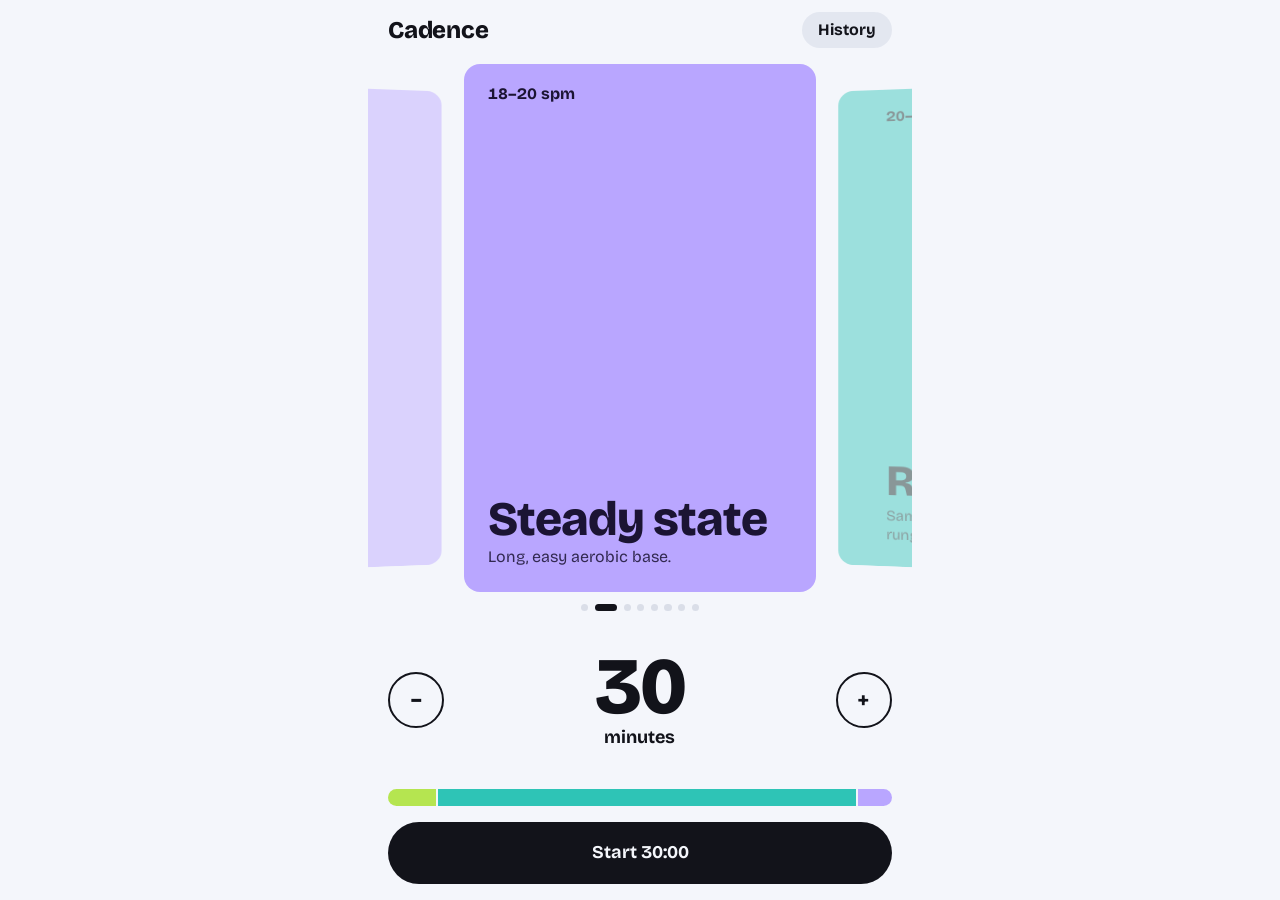
<file: index.html>
<!doctype html>
<html lang="en">
<head>
  <meta charset="utf-8">
  <meta name="viewport" content="width=device-width, initial-scale=1, viewport-fit=cover, user-scalable=no">
  <title>Cadence</title>
  <meta name="description" content="Rowing machine sessions paced the way a coach would plan them.">
  <meta name="theme-color" content="#F4F6FB">
  <link rel="manifest" href="./manifest.webmanifest">
  <link rel="icon" href="./icons/icon-192.png">
  <link rel="apple-touch-icon" href="./icons/apple-touch-icon.png">
  <meta name="apple-mobile-web-app-capable" content="yes">
  <meta name="apple-mobile-web-app-status-bar-style" content="black-translucent">
  <link rel="preconnect" href="https://fonts.googleapis.com">
  <link rel="preconnect" href="https://fonts.gstatic.com" crossorigin>
  <link rel="stylesheet" href="https://fonts.googleapis.com/css2?family=Bricolage+Grotesque:opsz,wdth,wght@12..96,75..100,300..800&display=swap">
  <link rel="stylesheet" href="./styles.css">
<script>
  // Error banner: any unexpected error shows on screen with where it happened, so problems can be
  // reported from an installed app, which has no address bar or console. Classic script, so it runs
  // before the app's modules and also catches errors while they load.
  (() => {
    const seen = new Set();
    const report = (msg) => {
      if (!msg || seen.has(msg) || seen.size > 4) return;
      seen.add(msg);
      let box = document.getElementById('errBox');
      if (!box) {
        box = document.createElement('div');
        box.id = 'errBox'; box.setAttribute('role', 'alert');
        const text = document.createElement('p'), ok = document.createElement('button');
        ok.type = 'button'; ok.textContent = 'OK'; ok.onclick = () => box.remove();
        box.append(text, ok);
        (document.body || document.documentElement).append(box);
      }
      const text = box.querySelector('p');
      text.textContent = (text.textContent ? `${text.textContent}\n` : '') + msg;
    };
    // Where it happened: the first frames of the stack (Chrome's stack repeats the message first; Safari's doesn't).
    const where = (e) => (e && e.stack ? e.stack.split('\n').map((l) => l.trim()).filter((l) => /^at |@/.test(l)).slice(0, 3).join(' | ') : '');
    window.cadenceError = (e) => report(`${e && e.message ? e.message : e} ${where(e)}`.trim());
    addEventListener('error', (e) => report(e.error ? `${e.error.message} ${where(e.error)}` : `${e.message} (${(e.filename || '').split('/').pop()}:${e.lineno}:${e.colno})`));
    addEventListener('unhandledrejection', (e) => report(`Promise: ${e.reason && e.reason.message ? e.reason.message : e.reason}`));
  })();
</script>
</head>
<body>

<!-- Setup -->
<main id="setup" class="screen setup">
  <header class="bar"><h1 class="wordmark">Cadence</h1><button type="button" id="historyBtn" class="pill" data-i18n="history">History</button></header>

  <div id="types" class="types" role="radiogroup" aria-label="Session" data-i18n-aria="session"></div>
  <div id="dots" class="dots" aria-hidden="true"></div>

  <section class="length" aria-label="Length" data-i18n-aria="length">
    <div class="stepper">
      <button type="button" id="minus" class="round" aria-label="Shorter" data-i18n-aria="shorter">−</button>
      <output id="amount" class="amount" aria-live="polite"></output>
      <button type="button" id="plus" class="round" aria-label="Longer" data-i18n-aria="longer">+</button>
    </div>
  </section>

  <button type="button" id="planBtn" class="plan-btn" aria-label="Show plan" data-i18n-aria="showPlan">
    <span id="strip" class="strip"></span>
  </button>

  <button type="button" id="start" class="start">Start</button>
</main>

<!-- Rowing -->
<main id="row" class="screen row" data-mode="rate" hidden>
  <div class="row-head">
    <h2 id="segName" class="seg-name"></h2>
  </div>

  <div class="cue" aria-hidden="true">
    <div class="rail"><div id="fill" class="rail-fill"></div><div id="puck" class="puck"></div></div>
    <div id="stageBar" class="stage-bar"><span><i></i></span><span><i></i></span><span><i></i></span><span><i></i></span></div>
  </div>

  <div id="detail" class="detail">
    <p class="rate"><span id="spm"></span><small data-i18n="spm">spm</small></p>
    <p class="stage-text" aria-live="polite"><span id="stageName" class="stage-name"></span></p>
  </div>

  <div id="centre" class="centre">
    <div id="clock" class="clock">
      <p id="segLeft" class="seg-left" aria-label="Time left in interval" data-i18n-aria="timeLeft">0:00</p>
    </div>
    <div id="countdown" class="countdown" aria-hidden="true" aria-live="assertive">
      <div class="cd-text">
        <p class="cd-label" data-i18n="nextUp">Next up</p>
        <p id="cdName" class="cd-name"></p>
        <p id="cdRate" class="cd-rate"></p>
      </div>
      <p class="cd-count"><span id="cdNum" class="cd-num">4</span><span id="cdUnit" class="cd-unit">strokes</span></p>
      <div id="cdBar" class="cd-bar"></div>
    </div>
  </div>

  <dl class="stats">
    <div><dt data-i18n="totalLeft">Total left</dt><dd id="totalLeft"></dd></div>
    <div><dt data-i18n="elapsed">Elapsed</dt><dd id="elapsed"></dd></div>
    <div class="stat-next"><dt data-i18n="then">Then</dt><dd id="nextName"></dd></div>
  </dl>

  <div class="progress" aria-hidden="true"><div id="ticks" class="ticks"></div><div id="progFill" class="prog-fill"></div></div>

  <div class="controls">
    <button type="button" id="pause" class="ctl">Pause</button>
    <button type="button" id="skip" class="ctl" data-i18n="skip">Skip</button>
    <button type="button" id="end" class="ctl" data-i18n="end">End</button>
  </div>

  <div id="pausedSheet" class="sheet" hidden>
    <div class="sheet-card">
      <p class="sheet-title" data-i18n="paused">Paused</p>
      <button type="button" id="resume" class="start" data-i18n="resume">Resume</button>
    </div>
  </div>

  <div id="endSheet" class="sheet" hidden>
    <div class="sheet-card">
      <p class="sheet-title" data-i18n="endQuestion">End this session?</p>
      <button type="button" id="endYes" class="start" data-i18n="endYes">End session</button>
      <button type="button" id="endNo" class="ghost" data-i18n="keepRowing">Keep rowing</button>
    </div>
  </div>
</main>

<!-- Done -->
<main id="done" class="screen done" hidden>
  <h2 class="done-title" data-i18n="done">Session done</h2>
  <dl class="done-stats">
    <div><dt data-i18n="rowed">Rowed</dt><dd id="dTime"></dd></div>
    <div><dt data-i18n="intervals">Intervals</dt><dd id="dCount"></dd></div>
    <div><dt data-i18n="hardWork">Hard work</dt><dd id="dHard"></dd></div>
  </dl>
  <div class="done-actions">
    <button type="button" id="again" class="start" data-i18n="close">Close</button>
    <button type="button" id="doneHistory" class="ghost" data-i18n="history">History</button>
  </div>
</main>

<div id="histSheet" class="sheet" hidden>
  <div class="sheet-card plan-card hist-card">
    <div class="grip-zone"><button type="button" id="histGrip" class="grip" aria-label="Close" data-i18n-aria="close"></button><div class="sheet-head">
      <div><p class="sheet-title" data-i18n="history">History</p><p id="histMeta" class="hist-meta"></p></div>
    </div></div>
    <ol id="histList" class="hist"></ol>
    <div class="hist-actions">
      <button type="button" id="exportCsv" class="start" data-i18n="exportCsv">Export CSV</button>
      <button type="button" id="exportJson" class="ghost">JSON</button>
    </div>
  </div>
</div>

<script type="module" src="./app.js"></script>
</body>
</html>
</file>
<file: styles.css>
:root {
  --x: 0;
  --paper: #F4F6FB;
  --ink: #12131A;
  --muted: #5B6072;
  --line: #DADEE8;
  --sel: #2EC4B6;
  --sel-ink: #04201D;
  --bg: #FF9F1C;
  --fg: #231300;
  --font: 'Bricolage Grotesque', ui-sans-serif, system-ui, -apple-system, 'Segoe UI', Roboto, sans-serif;
  /* Spacing and radius tokens (Figma: Spacing collection) */
  --s4: 4px; --s8: 8px; --s12: 12px; --s16: 16px; --s20: 20px; --s24: 24px; --s32: 32px;
  --r-card: 16px; --r-pill: 999px;
  /* Motion scale: the only raw values. app.js reads these too, so CSS and JS stay in step. */
  --dur-instant: 120ms;
  --dur-quick: 220ms;
  --dur-base: 340ms;
  --dur-emphasis: 420ms;
  --dur-slow: 560ms;      /* deliberate, physical moves: the card flip */
  --stagger: 70ms;        /* gap between items in a cascade */
  --rise: 12px;           /* distance things travel as they enter or leave */
  --ease-out: cubic-bezier(.2,.8,.2,1);     /* entering, moving into place */
  --ease-in: cubic-bezier(.5,0,.75,0);      /* leaving; also content fading in with a move */
  --ease-settle: cubic-bezier(.25,1,.5,1);  /* arriving with a light overshoot */
  --ease-pop: cubic-bezier(.2,.9,.3,1.4);   /* the pop */
  --ease-turn: cubic-bezier(.6,0,.25,1);    /* a turn that gathers speed, then settles: the card flip */
  /* Motion roles: what a moment is for. Each points at the scale and adds no value of its own. */
  --t-enter: var(--dur-base);       /* screens and panels arriving */
  --t-exit: var(--dur-quick);       /* anything leaving */
  --t-pop: var(--dur-emphasis);     /* the emphasis pop */
  --t-sheet: var(--dur-emphasis);   /* a sheet rising */
  --t-counter: var(--dur-emphasis); /* numbers ticking to a new value */
  --t-colour: var(--dur-base);      /* background colour changes, in step with the switch */
  --t-flip: var(--dur-slow);        /* turning a card over */

  box-sizing: border-box;
}
*, *::before, *::after { box-sizing: inherit; }
html, body { margin: 0; height: 100%; }
html { background: var(--paper); transition: background-color var(--t-colour) ease-out; }
body {
  font-family: var(--font);
  background: transparent;
  color: var(--ink);
  -webkit-font-smoothing: antialiased;
  -webkit-tap-highlight-color: transparent;
  font-variant-numeric: tabular-nums;
}
button { font: inherit; color: inherit; cursor: pointer; }
button:focus-visible, input:focus-visible { outline: 3px solid currentColor; outline-offset: 3px; }
[hidden] { display: none !important; }

/* ---------- App frame ---------- */
html, body { overflow: hidden; overscroll-behavior: none; }
body { user-select: none; -webkit-user-select: none; touch-action: manipulation; }
input { user-select: text; -webkit-user-select: text; }

/* ---------- Setup ---------- */
.setup {
  position: fixed; inset: 0;
  padding: calc(0.75rem + env(safe-area-inset-top, 0px)) 1.25rem calc(1rem + env(safe-area-inset-bottom, 0px));
  display: grid;
  grid-template-columns: minmax(0, 1fr);
  grid-template-rows: auto minmax(0, 1fr) auto auto auto auto;
  gap: 1rem;
  max-width: 34rem; margin: 0 auto;
}
.bar { display: flex; align-items: center; justify-content: space-between; height: 2.25rem; }
.pill { border: 0; background: #E3E7F0; border-radius: 999px; padding: 0.5rem 1rem; font-weight: 700; }
.wordmark { margin: 0; font-size: 1.5rem; font-weight: 800; letter-spacing: -0.02em; }

.types {
  display: flex; gap: 0.75rem;
  overflow-x: auto; overscroll-behavior-x: contain;
  scroll-snap-type: x mandatory;
  scrollbar-width: none;
  margin: 0 -1.25rem;
  padding: 0;
  align-items: stretch;
  perspective: 900px;
  --card: min(78%, 22rem);
}
.types::-webkit-scrollbar { display: none; }
/* While a card is open, the row can't be swiped. */
/* While a card is open, swipes on the row are blocked in app.js. Scrolling itself stays on:
   Safari can leave a snapping row frozen after its overflow is switched off and back on. */
.types.locked { }
/* Spacers sized so the first and last cards can scroll to the exact centre */
.types::before, .types::after { content: ''; flex: 0 0 calc(50% - var(--card) / 2 - 0.75rem); }
.type {
  flex: 0 0 var(--card);
  scroll-snap-align: center;
  position: relative;
  min-height: 0;
  border-radius: var(--r-card);
  perspective: 1100px;
  cursor: pointer;
  will-change: transform, opacity;
  --shift: 0px;
}
.type:focus-visible { outline: 3px solid var(--ink); outline-offset: 3px; }
/* Two-sided card: the front is the session, the back its intervals. */
.card-flip { position: absolute; inset: 0; transform-style: preserve-3d; }
.flip-stage { position: absolute; z-index: 4; perspective: 1100px; cursor: pointer; border-radius: var(--r-card); }
.flip-stage:focus-visible { outline: 3px solid var(--ink); outline-offset: 3px; }
.face {
  position: absolute; inset: 0; box-sizing: border-box; overflow: hidden;
  border-radius: var(--r-card);
  backface-visibility: hidden; -webkit-backface-visibility: hidden;
}
.face.front {
  display: flex; flex-direction: column; justify-content: flex-end; gap: var(--s4);
  padding: var(--s20) var(--s24) var(--s24);
  background: var(--cbg); color: var(--cfg); text-align: left;
}
.face.front > span { transform: translateX(var(--shift)); }
.face.back {
  transform: rotateY(180deg); background: #FFFFFF; color: var(--ink); padding: 5px;
  display: flex; flex-direction: column;
  box-shadow: inset 0 0 0 5px var(--cbg);
}
/* The heading sits where the rate sits on the front. */
.b-head { display: flex; justify-content: space-between; align-items: baseline; gap: var(--s12); padding: 15px 19px var(--s8); }
.b-name { font-size: 1.5rem; font-weight: 800; line-height: 1.1; letter-spacing: -0.01em; }   /* title/m */
.b-total { font-size: 1rem; font-weight: 700; color: var(--muted); }                           /* ui/m */
/* Each face darkens as it turns away, as if lit from the front. */
.face .shade { position: absolute; inset: 0; background: #000; opacity: 0; pointer-events: none; border-radius: inherit; }
/* The interval list scrolls without a scrollbar; an edge fades only when there is more beyond it. */
.plan.back-list {
  flex: 1; min-height: 0; box-sizing: border-box; overflow-y: auto; padding: var(--s8) var(--s12);
  scrollbar-width: none; overscroll-behavior: contain;
  --top: 0px; --bottom: 0px;
  -webkit-mask-image: linear-gradient(to bottom, transparent 0, #000 var(--top), #000 calc(100% - var(--bottom)), transparent 100%);
  mask-image: linear-gradient(to bottom, transparent 0, #000 var(--top), #000 calc(100% - var(--bottom)), transparent 100%);
}
.back-list::-webkit-scrollbar { display: none; }
/* A compact table that fits the card: names wrap only between words. */
/* Outline rows: start time | a dotted line for the work and one for its rest | duration over rate */
.plan.back-list li { grid-template-columns: 2.5rem minmax(0, 1fr) auto; gap: var(--s8); padding: var(--s8) 0; align-items: start; }
.plan.back-list .p-at { padding-top: 0.1rem; }
.plan.back-list .p-what, .plan.back-list .p-how { display: grid; gap: 0.1rem; }
.plan.back-list .p-how { text-align: right; justify-items: end; }
.plan.back-list .p-line { display: grid; grid-template-columns: 0.55rem minmax(0, 1fr); gap: var(--s8); align-items: baseline; }
.plan.back-list .p-line .p-dot { transform: translateY(-0.05rem); }
.plan.back-list .p-name { font-weight: 700; line-height: 1.3; }
.plan.back-list .p-rest, .plan.back-list .p-spm { color: var(--muted); font-size: 0.8125rem; line-height: 1.35; }
.plan.back-list .p-at, .plan.back-list .p-spm { font-size: 0.8125rem; }
.plan.back-list .p-name, .plan.back-list .p-dur { font-size: 0.9375rem; }
.plan.back-list .p-name { overflow-wrap: normal; hyphens: manual; -webkit-hyphens: manual; }
.plan.back-list .p-dur { min-width: 2.6rem; }
.front .t-top { display: flex; justify-content: space-between; align-items: center; gap: var(--s8); margin-bottom: auto; }
.front .t-name {
  font-size: clamp(2.25rem, 11vw, 3rem);
  font-weight: 800;
  letter-spacing: -0.02em; line-height: 0.95;
}
.front .t-desc { font-size: 1rem; line-height: 1.35; opacity: 0.85; }

.dots { display: flex; justify-content: center; gap: 0.4rem; margin-top: -0.25rem; }
.dots span { width: 0.45rem; height: 0.45rem; border-radius: 999px; background: var(--line); }


.length { display: grid; justify-items: center; gap: 0.5rem; padding: var(--s24) 0; }   /* breathing room around the length */
.stepper { width: 100%; display: flex; align-items: center; justify-content: space-between; }
.round:disabled { opacity: 0.3; }
.round {
  width: 3.5rem; height: 3.5rem; border-radius: 50%;
  border: 2px solid var(--ink); background: none; font-size: 1.75rem; line-height: 1;
}
.round:active { background: var(--ink); color: var(--paper); }
.amount {
  font-size: clamp(3.5rem, 9vh, 6rem);
  font-weight: 800;
  letter-spacing: -0.03em;
  line-height: 1;
}
.amount.long { font-size: clamp(2.75rem, 7.5vh, 4.75rem); }
.amount small { font-size: 0.3em; font-weight: 600; letter-spacing: 0; margin-left: 0.25em; }


.split { display: flex; align-items: center; gap: 0.75rem; }
.split label { font-weight: 600; }
.split input {
  width: 5rem; font: inherit; font-size: 1.1rem; font-weight: 700; text-align: center;
  padding: 0.5rem; border: 2px solid var(--ink); border-radius: 0.75rem; background: none; color: inherit;
}
.split input[aria-invalid="true"] { border-color: #D7263D; }

.plan-btn {
  display: grid; gap: 0.5rem; width: 100%;
  background: none; border: 0; padding: 0; text-align: left;
}
.strip { display: flex; height: 1.1rem; border-radius: 999px; overflow: hidden; }
.plan-meta { color: var(--muted); font-weight: 600; font-size: 0.95rem; display: inline-block; justify-self: start; transform-origin: 0 70%; }
.strip span { display: block; min-width: 0; box-shadow: inset -2px 0 0 var(--paper); }
.strip span:last-child { box-shadow: none; }

.plan { list-style: none; margin: 0; padding: 0; overflow-y: auto; min-height: 0; }
.plan li {
  display: grid;
  grid-template-columns: 2.75rem 0.6rem minmax(0, 1fr) auto auto;
  align-items: center;
  gap: 0.6rem;
  padding: 0.55rem 0;
  border-bottom: 1px solid var(--line);
}
.plan .p-at { color: var(--muted); font-size: 0.9rem; }
.plan .p-dot { width: 0.7rem; height: 0.7rem; border-radius: 50%; }
.plan .p-name { font-weight: 600; line-height: 1.2; hyphens: auto; -webkit-hyphens: auto; overflow-wrap: break-word; min-width: 0; }
.plan li:last-child { border-bottom: 0; }
.plan .p-spm { color: var(--muted); font-size: 0.95rem; }
.plan .p-dur { font-weight: 700; min-width: 3.2rem; text-align: right; }

.start {
  width: 100%;
  border: 0; border-radius: 999px;
  background: var(--ink); color: var(--paper);
  font-size: 1.25rem; font-weight: 700;
  padding: 1.1rem 1.5rem;
}
.start:active { transform: scale(0.98); }

/* ---------- Rowing ---------- */
.row {
  position: fixed; inset: 0;
  padding: calc(1rem + env(safe-area-inset-top, 0px)) 1.25rem calc(1rem + env(safe-area-inset-bottom, 0px));
  background: var(--bg);
  color: var(--fg);
  display: grid;
  grid-template-rows: auto auto auto 1fr auto auto auto;
  grid-template-columns: minmax(0, 1fr);
  gap: 1.25rem;
  transition: background-color var(--t-colour) ease-out, color var(--t-colour) ease-out;
  overflow: hidden;
}
.row-head { display: flex; justify-content: space-between; align-items: flex-start; gap: 1rem; }
.rep { margin: 0 0 0.25rem; font-weight: 600; opacity: 0.75; min-height: 1.2em; }
.seg-name {
  margin: 0;
  font-size: clamp(2.25rem, 11vw, 4.5rem);
  font-weight: 800;
  letter-spacing: -0.02em;
  line-height: 0.95;
}
.rate { margin: 0; text-align: right; line-height: 0.9; }
.rate span { display: block; font-size: clamp(2.75rem, 13vw, 5rem); font-weight: 800; letter-spacing: -0.02em; }
.rate small { font-size: 1rem; font-weight: 600; }

/* Stroke cue: drive pushes the seat out fast, recovery slides it back slowly. */
.cue {}
.rail {
  position: relative; height: 2.5rem; border-radius: 999px;
  background: color-mix(in srgb, var(--fg) 16%, transparent);
}
.rail-fill {
  position: absolute; left: 0; top: 0; bottom: 0;
  width: calc(var(--x) * (100% - 3.5rem) + 3.5rem);
  border-radius: 999px;
  background: var(--fg);
}
.puck {
  position: absolute; top: 50%;
  left: calc(var(--x) * (100% - 3.5rem));
  width: 3.5rem; height: 3.5rem; margin-top: -1.75rem;
  border-radius: 50%;
  background: var(--bg);
  border: 0.45rem solid var(--fg);
  transition: background-color var(--t-colour) ease-out;
}

.centre { position: relative; display: grid; align-items: center; min-height: 0; }
.clock, .countdown { grid-area: 1 / 1; }
.countdown { z-index: 1; }
.clock { width: 100%; transition: opacity var(--dur-quick) var(--ease-out), transform var(--t-pop) var(--ease-pop); }
.centre.cd .clock { opacity: 0; transform: scale(0.7); transition: opacity var(--dur-instant) var(--ease-in), transform var(--dur-quick) var(--ease-in); }
.seg-left {
  margin: 0;
  font-size: clamp(6rem, 34vw, 15rem);
  font-weight: 800;
  letter-spacing: -0.04em;
  line-height: 0.85;
}

.countdown {
  --nbg: #fff; --nfg: #000;
  position: relative; width: 100%;
  display: grid; grid-template-columns: 1fr auto; align-items: center; gap: 1rem;
  background: var(--nbg); color: var(--nfg);
  border-radius: 2rem;
  padding: 1.5rem 1.5rem 2rem;
  overflow: hidden;
  opacity: 0;
  pointer-events: none;
}
/* Hidden outright unless entering, shown or leaving, so a stale frame can never flash */
.countdown { visibility: hidden; }
.centre.cd .countdown, .countdown.leaving { visibility: visible; }
/* In: grows from small with a slight overshoot. Out: the same move in reverse. */
.centre.cd .countdown { pointer-events: auto; animation: cd-in var(--dur-base) var(--ease-settle) both; }
.countdown.leaving { animation: cd-out var(--dur-base) var(--ease-in) both; }
@keyframes cd-in {
  0%   { opacity: 0; transform: scale(0.3); }
  70%  { opacity: 1; transform: scale(1.04); }
  100% { opacity: 1; transform: scale(1); }
}
@keyframes cd-out {
  0%   { opacity: 1; transform: scale(1); }
  100% { opacity: 0; transform: scale(0.3); }
}
.cd-label { margin: 0; font-weight: 600; opacity: 0.75; }
.cd-name { margin: 0.2rem 0; font-size: clamp(1.75rem, 8vw, 3rem); font-weight: 800; line-height: 1; }
.cd-rate { margin: 0; font-weight: 700; font-size: 1.15rem; }
.cd-count { margin: 0; display: grid; justify-items: end; }
.cd-num { display: block; font-size: clamp(6rem, 30vw, 11rem); font-weight: 800; line-height: 0.8; }
.cd-unit { font-weight: 700; font-size: 1rem; min-height: 1.2em; margin-top: 0.4rem; }
.cd-num { transform-origin: 70% 60%; }
.cd-num.pop { animation: rate-pop var(--t-pop) var(--ease-pop); }
.cd-bar {
  position: absolute; left: 0; bottom: 0; height: 0.5rem; width: 0;
  background: var(--nfg);
}

.stats { display: grid; grid-template-columns: auto auto minmax(0, 1fr); gap: 1.5rem; margin: 0; }
.stats dt { font-size: 0.9rem; font-weight: 600; opacity: 0.75; }
.stats dd { margin: 0.1rem 0 0; font-size: 1.6rem; font-weight: 800; }
.stat-next dd { white-space: nowrap; overflow: hidden; text-overflow: ellipsis; }

.progress {
  position: relative; height: 0.6rem; border-radius: 999px; overflow: hidden;
  background: color-mix(in srgb, var(--fg) 18%, transparent);
}
.prog-fill { position: absolute; left: 0; top: 0; bottom: 0; width: 0; background: var(--fg); }
.ticks span { position: absolute; top: 0; bottom: 0; width: 2px; background: var(--bg); z-index: 1; transition: background-color var(--t-colour); }

.controls { display: flex; gap: 0.75rem; }
.ctl {
  flex: 1; padding: 0.95rem 0.5rem; border-radius: 999px;
  background: none; border: 2px solid var(--fg); font-weight: 700; font-size: 1rem;
}
.ctl:active { background: var(--fg); color: var(--bg); }

.sheet {
  position: fixed; inset: 0; z-index: 5;
  background: color-mix(in srgb, var(--ink) 55%, transparent);
  display: flex; align-items: flex-end; justify-content: center;
  padding: 1.25rem calc(1.25rem) calc(1.25rem + env(safe-area-inset-bottom, 0px));
}
.sheet-card {
  width: 100%; max-width: 30rem;
  background: var(--paper); color: var(--ink);
  border-radius: 2rem; padding: 1.5rem;
  display: grid; gap: 0.75rem;
}
.sheet-title { margin: 0 0 0.5rem; font-size: 2rem; font-weight: 800; }
.plan-card { max-height: 78dvh; grid-template-rows: auto minmax(0, 1fr); }   /* History sheet layout */
.sheet-head { display: flex; justify-content: space-between; align-items: center; }
.sheet-head .sheet-title { margin: 0; }
.x { width: 2.75rem; height: 2.75rem; border-radius: 50%; border: 0; background: #E3E7F0; font-size: 1.5rem; line-height: 1; }
.ghost { border: 2px solid var(--ink); background: none; border-radius: 999px; padding: 1rem; font-weight: 700; font-size: 1.1rem; }

/* ---------- Done ---------- */
.done {
  position: fixed; inset: 0;
  max-width: 34rem; margin: 0 auto;
  padding: calc(2rem + env(safe-area-inset-top, 0px)) 1.25rem calc(1.5rem + env(safe-area-inset-bottom, 0px));
  display: flex; flex-direction: column; justify-content: center; gap: 2rem;
}
.done-title { font-size: clamp(3.5rem, 18vw, 5.5rem); font-weight: 800; line-height: 0.9; margin: 0; letter-spacing: -0.03em; }
.done-stats { margin: 0; display: grid; gap: 1rem; }
.done-stats div { display: flex; justify-content: space-between; align-items: baseline; border-bottom: 1px solid var(--line); padding-bottom: 0.75rem; }
.done-stats dt { color: var(--muted); font-weight: 600; }
.done-stats dd { margin: 0; display: inline-block; transform-origin: 100% 70%; font-size: 2rem; font-weight: 800; }


/* ---------- Text styles and spacing (Figma: Tokens exploration) ----------
   display/xl 144 · display/l 80 · display/m 64 · title/xl 48 · title/l 32 · title/m 24 · title/s 20
   ui/l 18 · ui/m 16 · ui/icon 24 · body/m 16 · body/s 14 · label 14 */
.seg-left, .cd-num {                                   /* display/xl */
  font-size: clamp(6rem, 37vw, 9rem); font-weight: 800; line-height: 0.85; letter-spacing: -0.03em;
}
.amount, .done-title {                                 /* display/l */
  font-size: min(5rem, 20.5vw, 11vh); font-weight: 800; line-height: 0.9; letter-spacing: -0.03em;
}
.amount.long { font-size: min(3.5rem, 15vw, 8vh); }   /* distance values need the room */
.rate span {                                           /* display/m */
  font-size: 4rem; font-weight: 800; line-height: 0.9; letter-spacing: -0.02em;
}
.seg-name, .front .t-name {                             /* title/xl */
  font-size: min(3rem, 12.3vw); font-weight: 800; line-height: 0.95; letter-spacing: -0.02em;
}
.sheet-title, .cd-name, .done-stats dd {               /* title/l */
  font-size: 2rem; font-weight: 800; line-height: 1; letter-spacing: -0.01em;
}
.wordmark, .stats dd {                                 /* title/m */
  font-size: 1.5rem; font-weight: 800; line-height: 1.1; letter-spacing: -0.01em;
}
.h-dur {                                               /* title/s */
  font-size: 1.25rem; font-weight: 800; line-height: 1.1; letter-spacing: 0;
}
.start, .ghost, .cd-rate, .amount small {              /* ui/l */
  font-size: 1.125rem; font-weight: 700; line-height: 1.2; letter-spacing: 0;
}
.pill, .toggle button, .ctl, .front .t-rate, .rate small, .cd-unit, .h-name, .plan .p-name, .plan .p-dur {   /* ui/m */
  font-size: 1rem; font-weight: 700; line-height: 1.2;
}
.round, .x, .h-del {                                   /* ui/icon */
  font-size: 1.5rem; font-weight: 700; line-height: 1;
}
.front .t-desc { font-size: 1rem; font-weight: 400; line-height: 1.35; }    /* body/m */
.h-sub { font-size: 0.875rem; font-weight: 400; line-height: 1.35; }       /* body/s */
.plan-meta, .stats dt, .cd-label, .hist-meta, .done-stats dt,
.plan .p-at, .plan .p-spm, .split label {             /* label */
  font-size: 0.875rem; font-weight: 600; line-height: 1.2;
}

/* Spacing and radius */
.face.front { padding: var(--s20) var(--s24) var(--s24); gap: var(--s4); }
.countdown { border-radius: var(--r-card); padding: var(--s24) var(--s24) var(--s32); }
.sheet-card { border-radius: var(--r-card); padding: var(--s24); gap: var(--s12); }
.pill { padding: var(--s8) var(--s16); }
.ctl { padding: var(--s16) var(--s8); }
.start, .ghost { padding: var(--s16) var(--s24); }
#start { padding: var(--s20) var(--s24); }
.stats { gap: var(--s24); }
.stats dd { margin-top: var(--s4); }
.controls { gap: var(--s12); }
.hist li { padding: var(--s8) 0; gap: var(--s12); }
.done { gap: var(--s32); }
.done-actions { gap: var(--s12); }
.done-stats { gap: var(--s16); }
.done-stats div { padding-bottom: var(--s12); }

/* Stroke cue: outlined track, slimmer puck ring */
.rail { background: transparent; box-shadow: inset 0 0 0 2px var(--fg); }
.puck { border-width: 6px; }

/* Countdown: thicker stroke progress */
.cd-bar { height: 16px; }

/* Rowing: rate sits under the stroke cue, number and unit on one baseline */
.rate { display: flex; align-items: baseline; gap: var(--s4); text-align: left; line-height: 0.9; }
.rate span { display: inline-block; transform-origin: 30% 80%; }
.rate span.pop, .seg-left.pop { animation: rate-pop var(--t-pop) var(--ease-pop); }
.seg-left { transform-origin: 20% 70%; }
@keyframes rate-pop { 0% { transform: scale(1); } 35% { transform: scale(1.15); } 100% { transform: scale(1); } }

/* Setup: unit stacked under the length value */
.amount { display: grid; justify-items: center; }
.amount small { margin: var(--s4) 0 0; }

/* Modules: each word shows either the rhythm cue and its rate, or its drill stages.
   Both sit in the same slots; switching swaps them with the countdown's shrink and grow. */
.cue, .detail { display: grid; }
.cue > *, .detail > * { grid-area: 1 / 1; }
.detail { align-items: end; }
#row[data-mode="rate"] .stage-bar, #row[data-mode="rate"] .stage-text,
#row[data-mode="stages"] .rail, #row[data-mode="stages"] .rate { visibility: hidden; }
.mod-in  { visibility: visible !important; animation: cd-in var(--dur-base) var(--ease-settle) both; }
.mod-out { visibility: visible !important; animation: cd-out var(--dur-base) var(--ease-in) both; }
.stage-bar { position: relative; height: 2.5rem; align-self: center; z-index: 1; }
.stage-bar span { position: absolute; top: 0; bottom: 0; border-radius: var(--r-pill); overflow: hidden; box-shadow: inset 0 0 0 2px var(--fg); }
.stage-bar span.bare { box-shadow: none; }
.stage-bar i { position: absolute; left: 0; top: 0; bottom: 0; width: 0; background: var(--fg); }
.stage-bar span.bare i { border-radius: var(--r-pill); }
.puck { z-index: 2; }
/* Fusing: the stage pills become the rhythm bar. One track outline, the pills' fill
   flowing into the cursor; the rate and stage name have already swapped in place. */
#row.fusing .stage-bar { visibility: visible; }
#row.fusing .rail-fill { visibility: hidden; }
.seg-name.pop { animation: rate-pop var(--t-pop) var(--ease-pop); display: inline-block; transform-origin: 0 70%; }
.puck.pop-in { animation: puck-in var(--t-pop) var(--ease-pop); }
@keyframes puck-in { 0% { transform: scale(0); } 55% { transform: scale(1.2); } 100% { transform: scale(1); } }
.stage-text { margin: 0; }
.stage-name { font-size: 2rem; font-weight: 800; line-height: 1; letter-spacing: -0.01em; display: inline-block; transform-origin: 0 70%; }  /* title/l */
.stage-name.pop { animation: rate-pop var(--t-pop) var(--ease-pop); }

/* Landscape on a rower arm: cue and clock side by side. */
@media (orientation: landscape) and (max-height: 560px) {
  .row {
    grid-template-columns: minmax(0, 1fr) minmax(0, 1fr);
    grid-template-rows: auto auto auto 1fr auto auto;
    column-gap: 2rem; row-gap: 0.9rem;
  }
  .row-head { grid-column: 1; grid-row: 1; }
  .cue { grid-column: 1; grid-row: 2; }
  .detail { grid-column: 1; grid-row: 3; }
  .centre { grid-column: 2; grid-row: 1 / 5; }
  .stats { grid-column: 1; grid-row: 4; align-self: end; }
  .progress { grid-column: 1 / -1; }
  .controls { grid-column: 1 / -1; }
  .row { padding-top: calc(0.75rem + env(safe-area-inset-top, 0px)); padding-bottom: calc(0.75rem + env(safe-area-inset-bottom, 0px)); }
  .seg-name { font-size: clamp(1.75rem, 6vw, 3rem); }
  .rate span { font-size: clamp(2rem, 7vw, 3.5rem); }
  .rail, .stage-bar { height: 2rem; }
    .stats dd { font-size: 1.3rem; }
  .seg-left { font-size: clamp(5rem, 18vw, 11rem); }
  .ctl { padding: 0.6rem 0.5rem; }
}

@media (prefers-reduced-motion: reduce) {
  .row, .puck, .ticks span, .detail > * { transition: none; }
  .stage-name.pop { animation: none; }
  .types { scroll-behavior: auto; }
  .cd-num.pop, .rate span.pop, .seg-left.pop, .stage-name.pop, .mod-in, .mod-out, .seg-name.pop, .puck.pop-in { animation: none; }
  .clock { transition: opacity 150ms linear; transform: none !important; }
  .centre.cd .countdown, .countdown.leaving { animation-duration: 1ms; }
}

@media (orientation: landscape) and (max-height: 560px) {
  .setup {
    max-width: none;
    grid-template-columns: minmax(0, 1.2fr) minmax(0, 1fr);
    grid-template-rows: auto minmax(0, 1fr) auto auto;
    column-gap: 2rem;
  }
  .bar { grid-column: 1 / -1; }
  .types { grid-column: 1; grid-row: 2 / 4; margin: 0; --card: min(88%, 22rem); }
  .dots { grid-column: 1; grid-row: 4; margin: 0; align-self: center; }
  .length { grid-column: 2; grid-row: 2; align-self: center; }
  .plan-btn { grid-column: 2; grid-row: 3; }
  .start { grid-column: 2; grid-row: 4; padding: 0.8rem; }
  .front .t-name { font-size: 2rem; }
}

/* Installed on iOS, fixed screens can stop above the home bar, so size them to the
   full screen there. iOS only: on Android that sizing stops short of the gesture bar. */
@media (display-mode: standalone) {
  @supports (-webkit-touch-callout: none) {
    .setup, .row, .done { bottom: auto; height: 100vh; }
  }
}

/* History */
.hist-card { grid-template-rows: auto minmax(0, 1fr) auto; }
.hist-meta { margin: 0.2rem 0 0; color: var(--muted); font-weight: 600; }
.hist { list-style: none; margin: 0; padding: 0; overflow-y: auto; min-height: 0; }
.hist li { display: grid; grid-template-columns: 0.7rem minmax(0, 1fr) auto auto; align-items: center; gap: 0.75rem; padding: 0.6rem 0; border-bottom: 1px solid var(--line); }
.hist li:last-child { border-bottom: 0; }
.h-dot { width: 0.7rem; height: 0.7rem; border-radius: 50%; }
.h-main { display: grid; min-width: 0; }
.h-name { font-weight: 700; white-space: nowrap; overflow: hidden; text-overflow: ellipsis; }
.h-sub { color: var(--muted); font-size: 0.9rem; }
.h-dur { font-weight: 800; font-size: 1.2rem; }
.h-del { min-width: 2.25rem; height: 2.25rem; border: 0; border-radius: 999px; background: none; color: var(--muted); font-size: 1.25rem; font-weight: 700; }
.h-del.arm { background: #D7263D; color: #fff; font-size: 0.9rem; padding: 0 0.8rem; }
.hist-actions { display: grid; grid-template-columns: 1fr auto; gap: 0.75rem; }
.hist-actions .ghost { padding: 1rem 1.4rem; }
.start:disabled, .ghost:disabled { opacity: 0.35; }
.done-actions { display: grid; gap: 0.75rem; }

/* Sheet grip: drag down from the top of History to close it */
.grip-zone { touch-action: none; cursor: grab; margin: calc(-1 * var(--s12)) 0 0; padding-top: var(--s12); }
/* The handle is the close control: tap it, drag it down, or use the back gesture. Its hit area
   is a full 44 px tall while the visible bar stays small. */
.grip { display: block; width: 72px; height: 44px; margin: calc(-1 * var(--s16)) auto 0; padding: 0; border: 0; background: none; cursor: grab; position: relative; }
.grip::before { content: ''; position: absolute; left: 16px; right: 16px; top: 50%; height: 5px; margin-top: -2.5px; border-radius: var(--r-pill); background: var(--line); }
.grip:focus-visible { outline: 3px solid var(--ink); outline-offset: -6px; border-radius: var(--r-pill); }

/* Error banner (see index.html): fixed at the bottom, above everything, easy to screenshot. */
#errBox { position: fixed; z-index: 1000; left: var(--s12); right: var(--s12); bottom: calc(var(--s12) + env(safe-area-inset-bottom, 0px));
  display: flex; gap: var(--s12); align-items: flex-start; padding: var(--s12) var(--s16); border-radius: var(--r-card);
  background: #12131A; color: #fff; font: 500 0.8125rem/1.35 ui-monospace, SFMono-Regular, Menlo, monospace; box-shadow: 0 8px 24px rgba(0,0,0,.25); }
#errBox p { margin: 0; flex: 1; white-space: pre-wrap; word-break: break-word; max-height: 40vh; overflow: auto; }
#errBox button { font: 700 0.875rem/1 var(--font); color: #12131A; background: #fff; border: 0; border-radius: var(--r-pill); padding: 0.5rem 0.9rem; }
</file>
